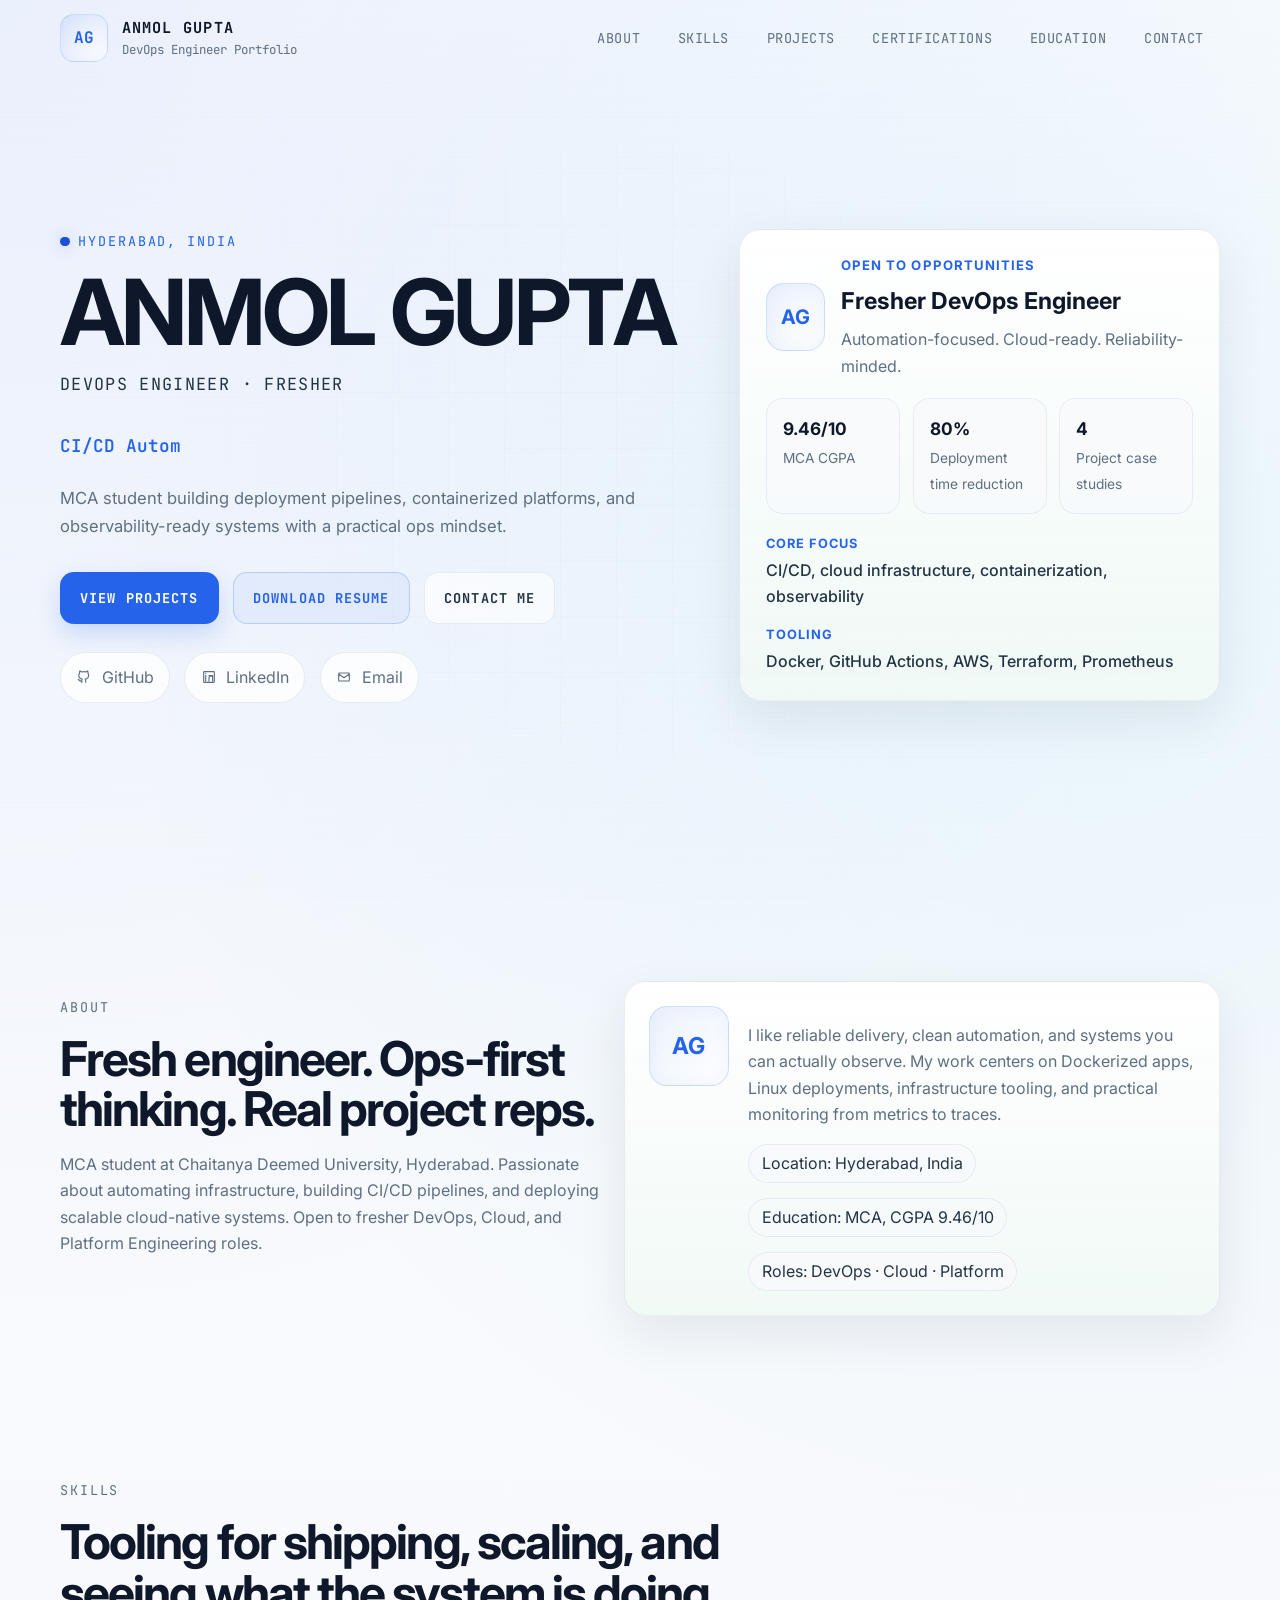
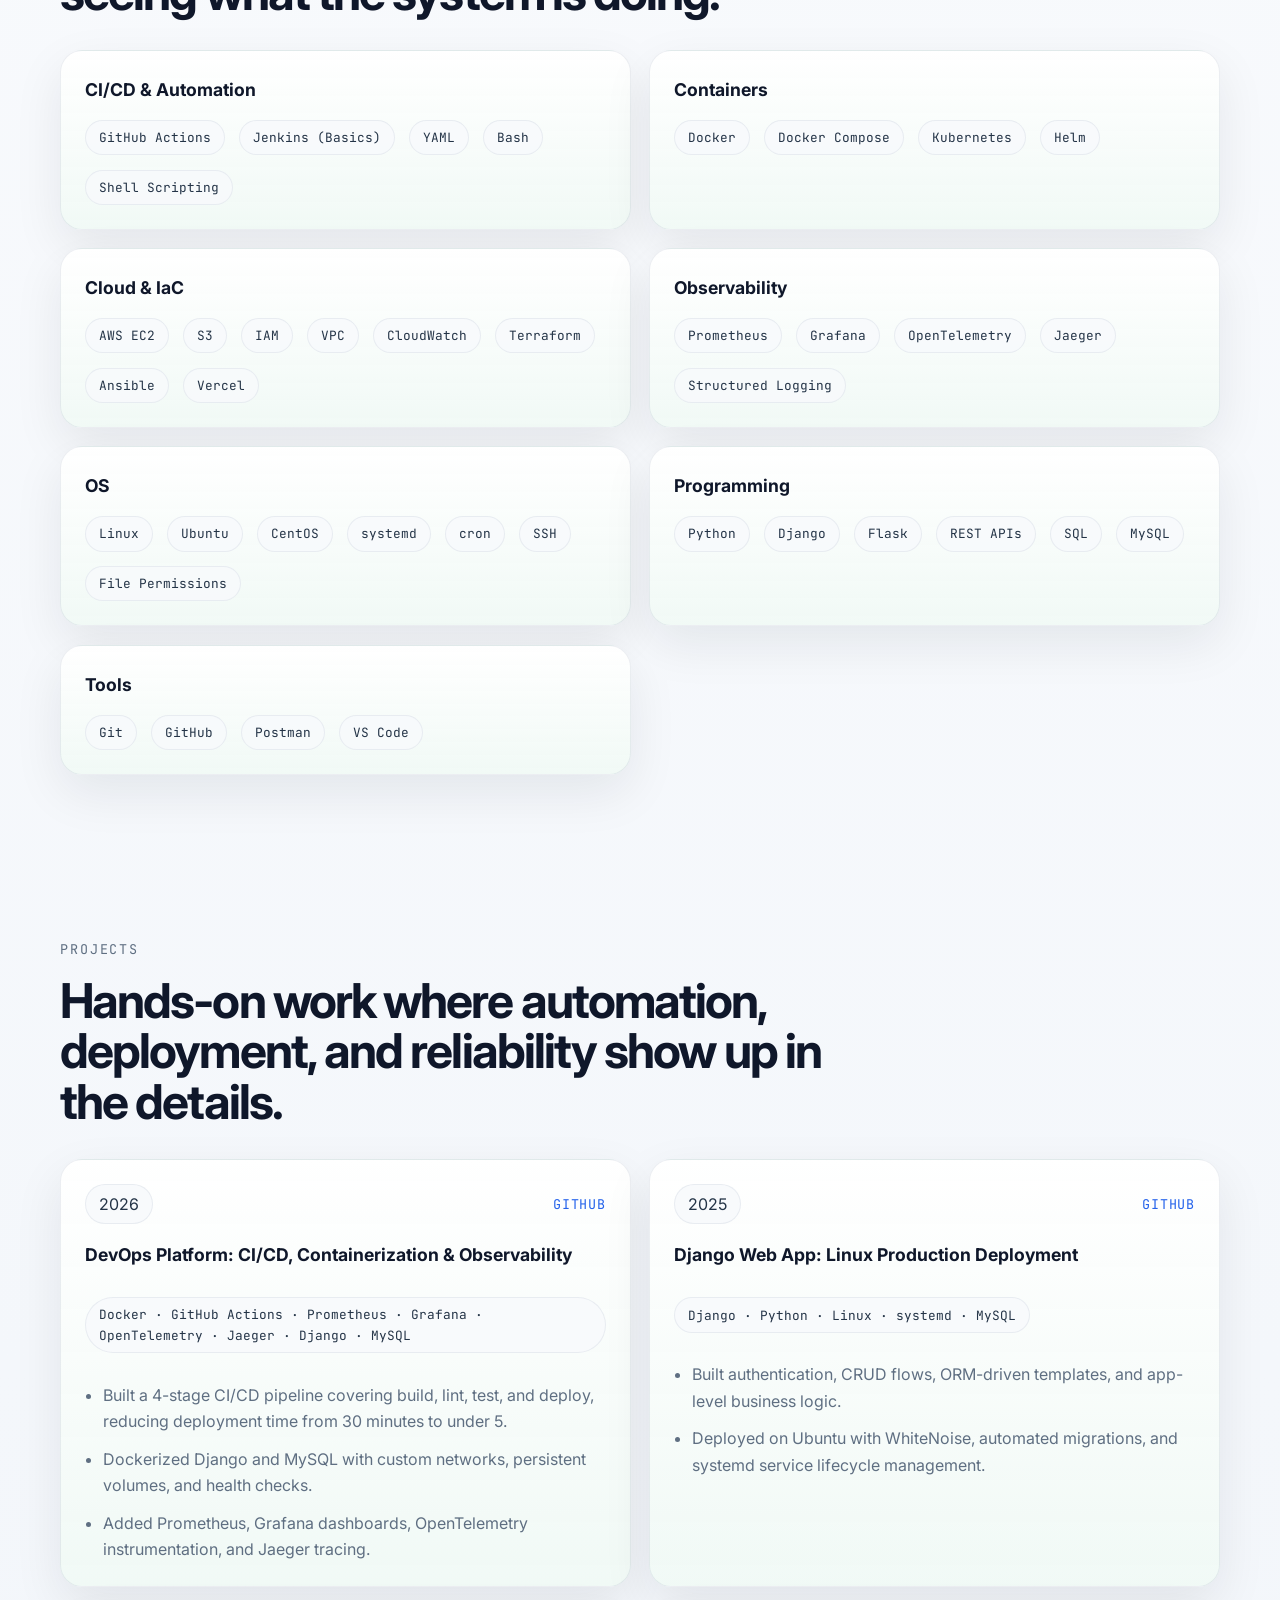
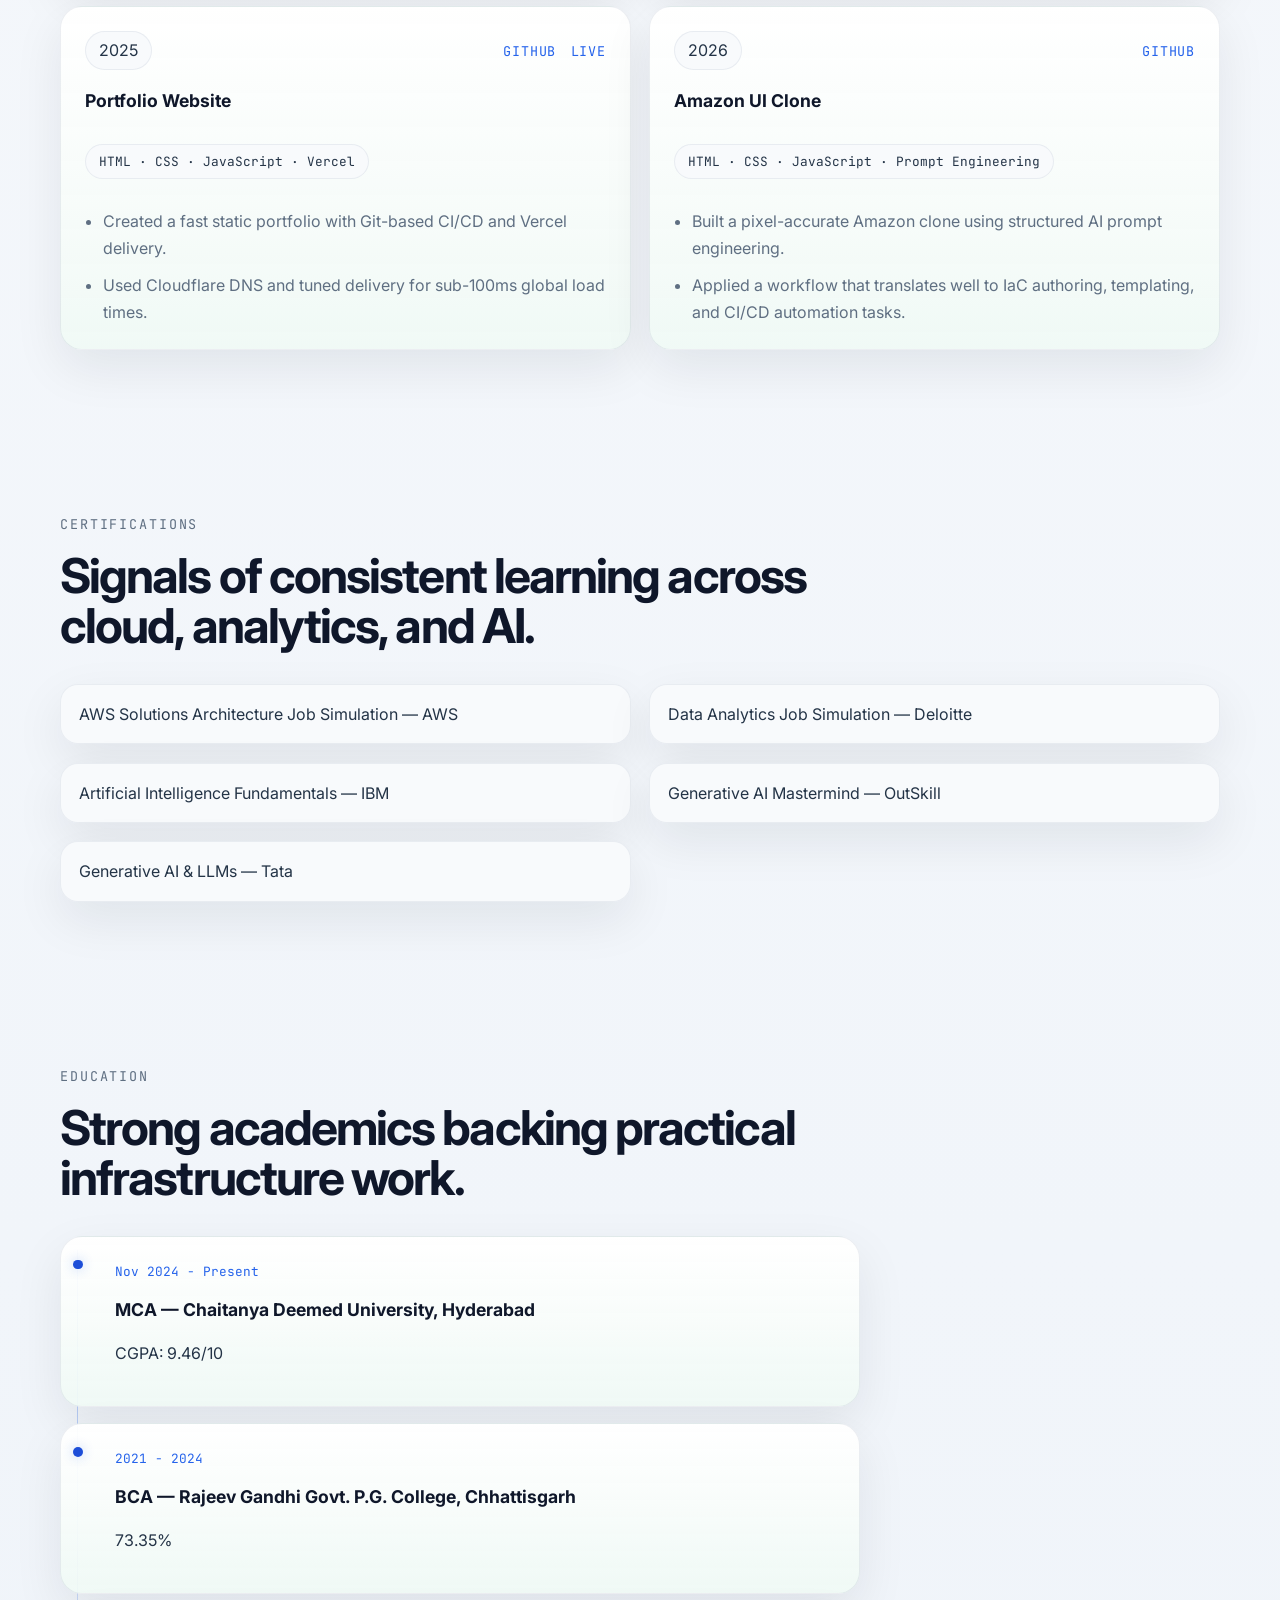
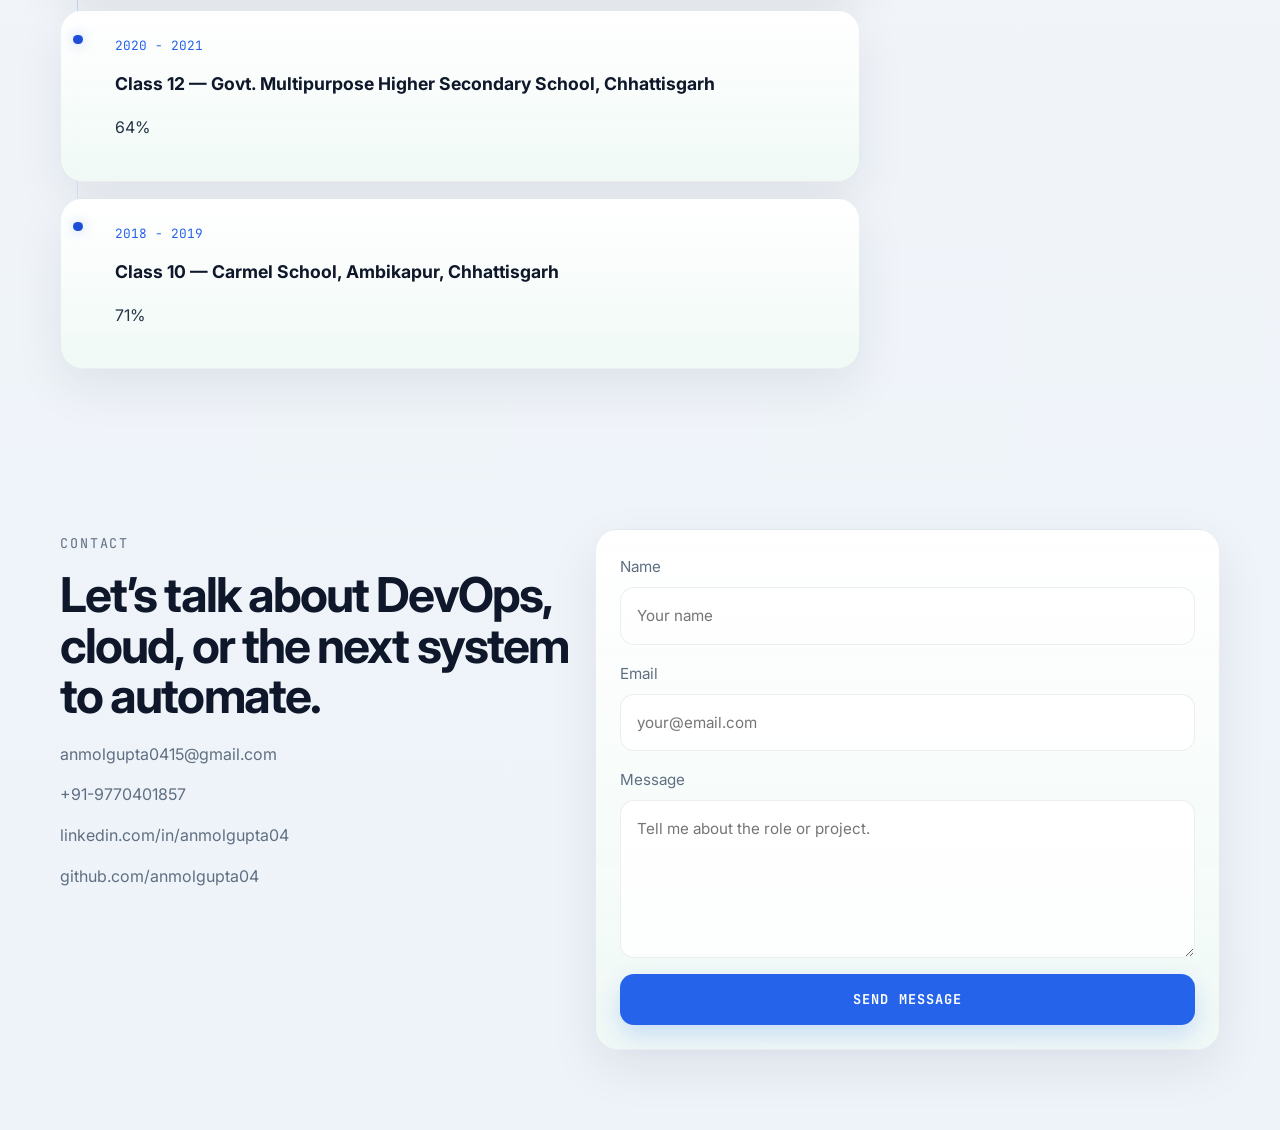
<file: index.html>
<!DOCTYPE html>
<html lang="en">
<head>
  <meta charset="UTF-8">
  <meta name="viewport" content="width=device-width, initial-scale=1.0">
  <title>Anmol Gupta | DevOps Engineer</title>
  <meta
    name="description"
    content="Professional portfolio of Anmol Gupta, fresher DevOps Engineer and MCA student building CI/CD pipelines, cloud infrastructure, and observability systems."
  >
  <meta name="theme-color" content="#f7f9fc">
  <meta property="og:title" content="Anmol Gupta | DevOps Engineer">
  <meta
    property="og:description"
    content="A clean professional portfolio focused on DevOps, cloud, containers, and observability."
  >
  <meta property="og:type" content="website">
  <link rel="preconnect" href="https://fonts.googleapis.com">
  <link rel="preconnect" href="https://fonts.gstatic.com" crossorigin>
  <link
    href="https://fonts.googleapis.com/css2?family=Inter:wght@400;500;600;700;800&family=JetBrains+Mono:wght@400;500;700;800&display=swap"
    rel="stylesheet"
  >
  <link rel="stylesheet" href="style.css">
</head>
<body>
  <div class="site-shell">
    <header class="site-header" id="siteHeader">
      <div class="container nav-bar">
        <a class="brand" href="#home" aria-label="Anmol Gupta home">
          <span class="brand-mark">AG</span>
          <span class="brand-copy">
            <strong>ANMOL GUPTA</strong>
            <span>DevOps Engineer Portfolio</span>
          </span>
        </a>

        <button
          class="nav-toggle"
          id="navToggle"
          type="button"
          aria-label="Toggle navigation"
          aria-expanded="false"
          aria-controls="navMenu"
        >
          <span></span>
          <span></span>
          <span></span>
        </button>

        <nav class="nav-menu" id="navMenu" aria-label="Primary navigation">
          <a href="#about">About</a>
          <a href="#skills">Skills</a>
          <a href="#projects">Projects</a>
          <a href="#certifications">Certifications</a>
          <a href="#education">Education</a>
          <a href="#contact">Contact</a>
        </nav>
      </div>
    </header>

    <main id="home">
      <section class="hero section" id="hero">
        <div class="container hero-layout">
          <div class="hero-copy" data-reveal>
            <p class="section-label">
              <span class="status-dot" aria-hidden="true"></span>
              Hyderabad, India
            </p>
            <h1>ANMOL GUPTA</h1>
            <p class="hero-title">DevOps Engineer &middot; Fresher</p>
            <p class="hero-typewriter">
              <span id="typewriterText">CI/CD Automation</span>
            </p>
            <p class="hero-summary">
              MCA student building deployment pipelines, containerized platforms,
              and observability-ready systems with a practical ops mindset.
            </p>

            <div class="hero-actions">
              <a class="btn btn-primary" href="#projects">View Projects</a>
              <a class="btn btn-secondary" href="./Anmolgupta.pdf" download="Anmol_Gupta_CV.pdf">Download Resume</a>
              <a class="btn btn-ghost" href="#contact">Contact Me</a>
            </div>

            <div class="social-links" aria-label="Social links">
              <a href="https://github.com/anmolgupta04" target="_blank" rel="noopener noreferrer" aria-label="GitHub">
                <svg viewBox="0 0 24 24" fill="none" aria-hidden="true">
                  <path d="M9 18c-4 1.2-4-2-5.5-2.4M14.5 20v-3a2.6 2.6 0 0 0-.76-2.04c2.54-.28 5.21-1.25 5.21-5.66a4.42 4.42 0 0 0-1.2-3.06 4.1 4.1 0 0 0-.07-3.02s-.98-.31-3.18 1.18a11.05 11.05 0 0 0-5.8 0C6.5 2.91 5.52 3.22 5.52 3.22a4.1 4.1 0 0 0-.07 3.02 4.42 4.42 0 0 0-1.2 3.06c0 4.4 2.67 5.38 5.2 5.66A2.6 2.6 0 0 0 8.7 17v3" stroke="currentColor" stroke-width="1.7" stroke-linecap="round" stroke-linejoin="round"></path>
                </svg>
                <span>GitHub</span>
              </a>
              <a href="https://www.linkedin.com/in/anmolgupta04" target="_blank" rel="noopener noreferrer" aria-label="LinkedIn">
                <svg viewBox="0 0 24 24" fill="none" aria-hidden="true">
                  <path d="M7 9.5V18M7 6.5v.01M12 18v-4.8a2.7 2.7 0 0 1 5.4 0V18M12 10h5.4V18M4.8 4h14.4A.8.8 0 0 1 20 4.8v14.4a.8.8 0 0 1-.8.8H4.8a.8.8 0 0 1-.8-.8V4.8a.8.8 0 0 1 .8-.8Z" stroke="currentColor" stroke-width="1.7" stroke-linecap="round" stroke-linejoin="round"></path>
                </svg>
                <span>LinkedIn</span>
              </a>
              <a href="mailto:anmolgupta0415@gmail.com" aria-label="Email">
                <svg viewBox="0 0 24 24" fill="none" aria-hidden="true">
                  <path d="M4 7.5 12 13l8-5.5M5.2 6h13.6A1.2 1.2 0 0 1 20 7.2v9.6a1.2 1.2 0 0 1-1.2 1.2H5.2A1.2 1.2 0 0 1 4 16.8V7.2A1.2 1.2 0 0 1 5.2 6Z" stroke="currentColor" stroke-width="1.7" stroke-linecap="round" stroke-linejoin="round"></path>
                </svg>
                <span>Email</span>
              </a>
            </div>
          </div>

          <aside class="panel profile-card" data-reveal>
            <div class="profile-card-head">
              <div class="avatar large">AG</div>
              <div>
                <p class="profile-kicker">Open to opportunities</p>
                <h2>Fresher DevOps Engineer</h2>
                <p class="profile-subtitle">Automation-focused. Cloud-ready. Reliability-minded.</p>
              </div>
            </div>

            <div class="profile-highlights">
              <div class="profile-stat">
                <strong>9.46/10</strong>
                <span>MCA CGPA</span>
              </div>
              <div class="profile-stat">
                <strong>80%</strong>
                <span>Deployment time reduction</span>
              </div>
              <div class="profile-stat">
                <strong>4</strong>
                <span>Project case studies</span>
              </div>
            </div>

            <div class="profile-list">
              <div>
                <span>Core focus</span>
                <strong>CI/CD, cloud infrastructure, containerization, observability</strong>
              </div>
              <div>
                <span>Tooling</span>
                <strong>Docker, GitHub Actions, AWS, Terraform, Prometheus</strong>
              </div>
            </div>
          </aside>
        </div>
      </section>

      <section class="section" id="about">
        <div class="container section-grid">
          <div class="section-heading" data-reveal>
            <p class="section-label">About</p>
            <h2>Fresh engineer. Ops-first thinking. Real project reps.</h2>
            <p>
              MCA student at Chaitanya Deemed University, Hyderabad. Passionate about
              automating infrastructure, building CI/CD pipelines, and deploying scalable
              cloud-native systems. Open to fresher DevOps, Cloud, and Platform Engineering roles.
            </p>
          </div>

          <div class="about-panel panel" data-reveal>
            <div class="avatar">AG</div>
            <div>
              <p>
                I like reliable delivery, clean automation, and systems you can actually observe.
                My work centers on Dockerized apps, Linux deployments, infrastructure tooling,
                and practical monitoring from metrics to traces.
              </p>
              <div class="about-meta">
                <span>Location: Hyderabad, India</span>
                <span>Education: MCA, CGPA 9.46/10</span>
                <span>Roles: DevOps &middot; Cloud &middot; Platform</span>
              </div>
            </div>
          </div>
        </div>
      </section>

      <section class="section" id="skills">
        <div class="container">
          <div class="section-heading" data-reveal>
            <p class="section-label">Skills</p>
            <h2>Tooling for shipping, scaling, and seeing what the system is doing.</h2>
          </div>

          <div class="skills-grid">
            <article class="panel skill-card" data-reveal>
              <h3>CI/CD &amp; Automation</h3>
              <div class="badge-list">
                <span>GitHub Actions</span>
                <span>Jenkins (Basics)</span>
                <span>YAML</span>
                <span>Bash</span>
                <span>Shell Scripting</span>
              </div>
            </article>
            <article class="panel skill-card" data-reveal>
              <h3>Containers</h3>
              <div class="badge-list">
                <span>Docker</span>
                <span>Docker Compose</span>
                <span>Kubernetes</span>
                <span>Helm</span>
              </div>
            </article>
            <article class="panel skill-card" data-reveal>
              <h3>Cloud &amp; IaC</h3>
              <div class="badge-list">
                <span>AWS EC2</span>
                <span>S3</span>
                <span>IAM</span>
                <span>VPC</span>
                <span>CloudWatch</span>
                <span>Terraform</span>
                <span>Ansible</span>
                <span>Vercel</span>
              </div>
            </article>
            <article class="panel skill-card" data-reveal>
              <h3>Observability</h3>
              <div class="badge-list">
                <span>Prometheus</span>
                <span>Grafana</span>
                <span>OpenTelemetry</span>
                <span>Jaeger</span>
                <span>Structured Logging</span>
              </div>
            </article>
            <article class="panel skill-card" data-reveal>
              <h3>OS</h3>
              <div class="badge-list">
                <span>Linux</span>
                <span>Ubuntu</span>
                <span>CentOS</span>
                <span>systemd</span>
                <span>cron</span>
                <span>SSH</span>
                <span>File Permissions</span>
              </div>
            </article>
            <article class="panel skill-card" data-reveal>
              <h3>Programming</h3>
              <div class="badge-list">
                <span>Python</span>
                <span>Django</span>
                <span>Flask</span>
                <span>REST APIs</span>
                <span>SQL</span>
                <span>MySQL</span>
              </div>
            </article>
            <article class="panel skill-card" data-reveal>
              <h3>Tools</h3>
              <div class="badge-list">
                <span>Git</span>
                <span>GitHub</span>
                <span>Postman</span>
                <span>VS Code</span>
              </div>
            </article>
          </div>
        </div>
      </section>

      <section class="section" id="projects">
        <div class="container">
          <div class="section-heading" data-reveal>
            <p class="section-label">Projects</p>
            <h2>Hands-on work where automation, deployment, and reliability show up in the details.</h2>
          </div>

          <div class="projects-grid">
            <article class="panel project-card" data-reveal>
              <div class="card-head">
                <span class="project-year">2026</span>
                <a href="https://github.com/anmolgupta04/Cloud-Task-Manager" target="_blank" rel="noopener noreferrer">GitHub</a>
              </div>
              <h3>DevOps Platform: CI/CD, Containerization &amp; Observability</h3>
              <p class="tech-stack">Docker &middot; GitHub Actions &middot; Prometheus &middot; Grafana &middot; OpenTelemetry &middot; Jaeger &middot; Django &middot; MySQL</p>
              <ul>
                <li>Built a 4-stage CI/CD pipeline covering build, lint, test, and deploy, reducing deployment time from 30 minutes to under 5.</li>
                <li>Dockerized Django and MySQL with custom networks, persistent volumes, and health checks.</li>
                <li>Added Prometheus, Grafana dashboards, OpenTelemetry instrumentation, and Jaeger tracing.</li>
              </ul>
            </article>

            <article class="panel project-card" data-reveal>
              <div class="card-head">
                <span class="project-year">2025</span>
                <a href="https://github.com/anmolgupta04/Blog-Project" target="_blank" rel="noopener noreferrer">GitHub</a>
              </div>
              <h3>Django Web App: Linux Production Deployment</h3>
              <p class="tech-stack">Django &middot; Python &middot; Linux &middot; systemd &middot; MySQL</p>
              <ul>
                <li>Built authentication, CRUD flows, ORM-driven templates, and app-level business logic.</li>
                <li>Deployed on Ubuntu with WhiteNoise, automated migrations, and systemd service lifecycle management.</li>
              </ul>
            </article>

            <article class="panel project-card" data-reveal>
              <div class="card-head">
                <span class="project-year">2025</span>
                <div class="project-links">
                  <a href="https://github.com/anmolgupta04/portFolio" target="_blank" rel="noopener noreferrer">GitHub</a>
                  <a href="https://port-folio-73ka.vercel.app" target="_blank" rel="noopener noreferrer">Live</a>
                </div>
              </div>
              <h3>Portfolio Website</h3>
              <p class="tech-stack">HTML &middot; CSS &middot; JavaScript &middot; Vercel</p>
              <ul>
                <li>Created a fast static portfolio with Git-based CI/CD and Vercel delivery.</li>
                <li>Used Cloudflare DNS and tuned delivery for sub-100ms global load times.</li>
              </ul>
            </article>

            <article class="panel project-card" data-reveal>
              <div class="card-head">
                <span class="project-year">2026</span>
                <a href="https://github.com/anmolgupta04/AmazonClone" target="_blank" rel="noopener noreferrer">GitHub</a>
              </div>
              <h3>Amazon UI Clone</h3>
              <p class="tech-stack">HTML &middot; CSS &middot; JavaScript &middot; Prompt Engineering</p>
              <ul>
                <li>Built a pixel-accurate Amazon clone using structured AI prompt engineering.</li>
                <li>Applied a workflow that translates well to IaC authoring, templating, and CI/CD automation tasks.</li>
              </ul>
            </article>
          </div>
        </div>
      </section>

      <section class="section" id="certifications">
        <div class="container">
          <div class="section-heading" data-reveal>
            <p class="section-label">Certifications</p>
            <h2>Signals of consistent learning across cloud, analytics, and AI.</h2>
          </div>

          <div class="cert-grid">
            <a class="panel cert-item" data-reveal href="https://github.com/anmolgupta04/certificate/blob/main/AWS_completion_certificate.pdf" target="_blank" rel="noopener noreferrer">AWS Solutions Architecture Job Simulation &mdash; AWS</a>
            <a class="panel cert-item" data-reveal href="https://github.com/anmolgupta04/certificate/blob/main/Deloitte.pdf" target="_blank" rel="noopener noreferrer">Data Analytics Job Simulation &mdash; Deloitte</a>
            <a class="panel cert-item" data-reveal href="https://github.com/anmolgupta04/certificate/blob/main/IBMDesign20251202-32-1a296s.pdf" target="_blank" rel="noopener noreferrer">Artificial Intelligence Fundamentals &mdash; IBM</a>
            <a class="panel cert-item" data-reveal href="https://github.com/anmolgupta04/certificate/blob/main/out%20skill.pdf" target="_blank" rel="noopener noreferrer">Generative AI Mastermind &mdash; OutSkill</a>
            <a class="panel cert-item" data-reveal href="https://github.com/anmolgupta04/certificate/blob/main/TATA_completion_certificate.pdf" target="_blank" rel="noopener noreferrer">Generative AI &amp; LLMs &mdash; Tata</a>
          </div>
        </div>
      </section>

      <section class="section" id="education">
        <div class="container">
          <div class="section-heading" data-reveal>
            <p class="section-label">Education</p>
            <h2>Strong academics backing practical infrastructure work.</h2>
          </div>

          <div class="timeline">
            <article class="panel timeline-item" data-reveal>
              <span class="timeline-dot" aria-hidden="true"></span>
              <p class="timeline-date">Nov 2024 - Present</p>
              <h3>MCA &mdash; Chaitanya Deemed University, Hyderabad</h3>
              <p>CGPA: 9.46/10</p>
            </article>
            <article class="panel timeline-item" data-reveal>
              <span class="timeline-dot" aria-hidden="true"></span>
              <p class="timeline-date">2021 - 2024</p>
              <h3>BCA &mdash; Rajeev Gandhi Govt. P.G. College, Chhattisgarh</h3>
              <p>73.35%</p>
            </article>
            <article class="panel timeline-item" data-reveal>
              <span class="timeline-dot" aria-hidden="true"></span>
              <p class="timeline-date">2020 - 2021</p>
              <h3>Class 12 &mdash; Govt. Multipurpose Higher Secondary School, Chhattisgarh</h3>
              <p>64%</p>
            </article>
            <article class="panel timeline-item" data-reveal>
              <span class="timeline-dot" aria-hidden="true"></span>
              <p class="timeline-date">2018 - 2019</p>
              <h3>Class 10 &mdash; Carmel School, Ambikapur, Chhattisgarh</h3>
              <p>71%</p>
            </article>
          </div>
        </div>
      </section>

      <section class="section" id="contact">
        <div class="container contact-grid">
          <div class="section-heading" data-reveal>
            <p class="section-label">Contact</p>
            <h2>Let&rsquo;s talk about DevOps, cloud, or the next system to automate.</h2>
            <div class="contact-list">
              <a href="mailto:anmolgupta0415@gmail.com">anmolgupta0415@gmail.com</a>
              <a href="tel:+919770401857">+91-9770401857</a>
              <a href="https://www.linkedin.com/in/anmolgupta04" target="_blank" rel="noopener noreferrer">linkedin.com/in/anmolgupta04</a>
              <a href="https://github.com/anmolgupta04" target="_blank" rel="noopener noreferrer">github.com/anmolgupta04</a>
            </div>
          </div>

          <form
            class="panel contact-form"
            data-reveal
            action="mailto:anmolgupta0415@gmail.com"
            method="post"
            enctype="text/plain"
          >
            <label>
              Name
              <input type="text" name="name" placeholder="Your name" required>
            </label>
            <label>
              Email
              <input type="email" name="email" placeholder="your@email.com" required>
            </label>
            <label>
              Message
              <textarea name="message" rows="5" placeholder="Tell me about the role or project." required></textarea>
            </label>
            <button class="btn btn-primary" type="submit">Send Message</button>
          </form>
        </div>
      </section>
    </main>
  </div>

  <script src="script.js"></script>
</body>
</html>
</file>
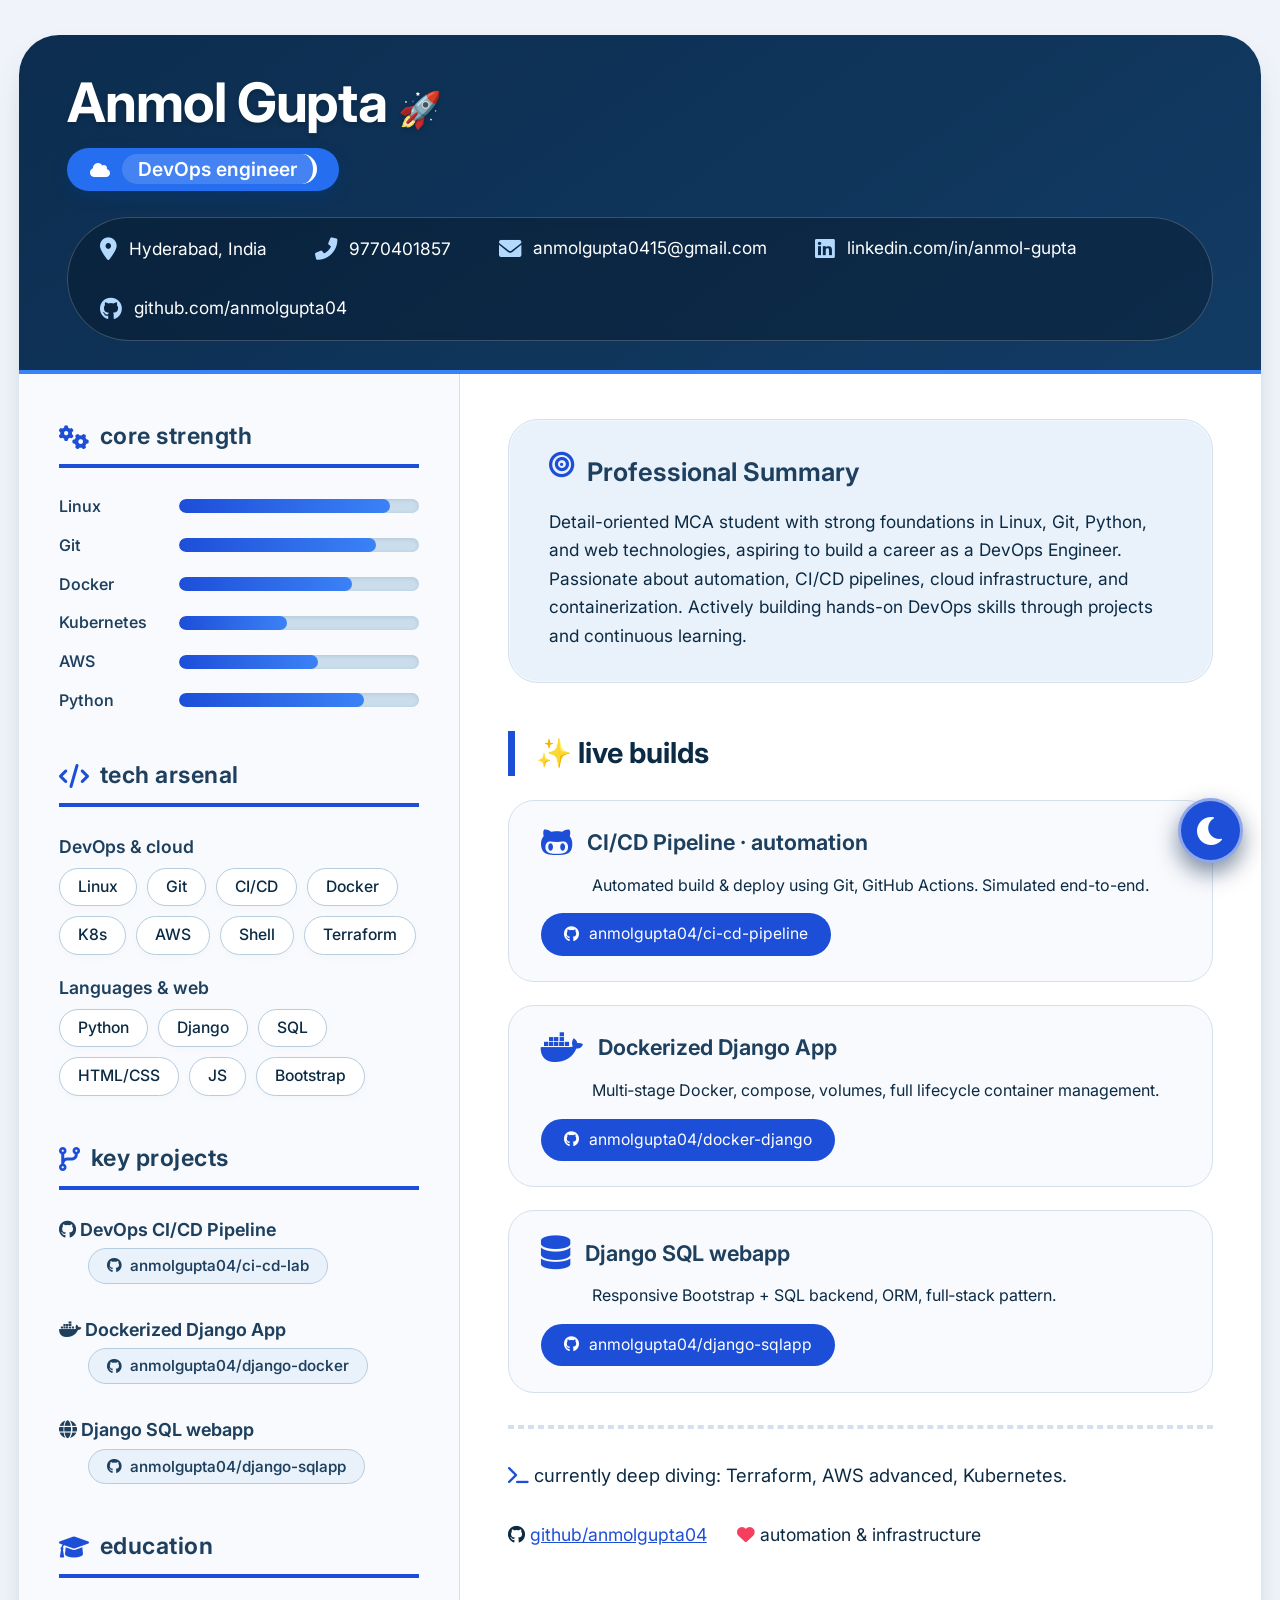
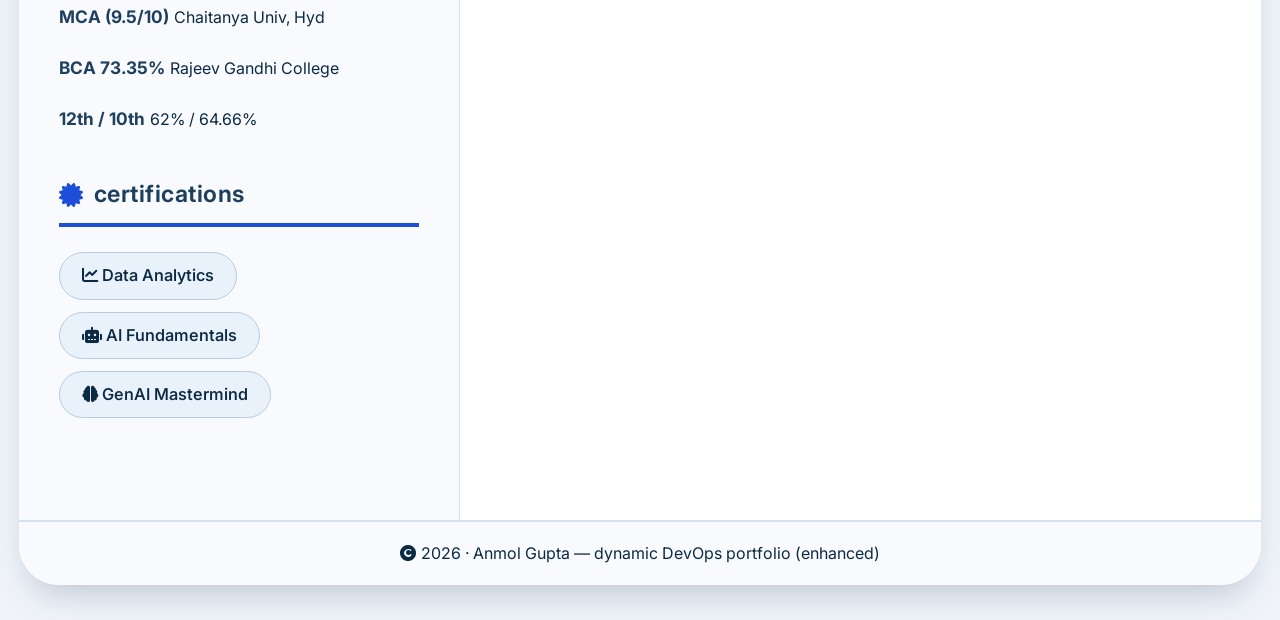
<file: Portfolio.html>
<!DOCTYPE html>
<html lang="en">
<head>
  <meta charset="UTF-8">
  <meta name="viewport" content="width=device-width, initial-scale=1.0">
  <title>Anmol Gupta · refined DevOps portfolio</title>
  
  <link rel="stylesheet" href="https://cdnjs.cloudflare.com/ajax/libs/font-awesome/6.0.0-beta3/css/all.min.css">
  <!-- Google Fonts: Inter (base) + JetBrains Mono for accents -->
  <link rel="preconnect" href="https://fonts.googleapis.com">
  <link rel="preconnect" href="https://fonts.gstatic.com" crossorigin>
  <link href="https://fonts.googleapis.com/css2?family=Inter:opsz,wght@14..32,400;14..32,500;14..32,600;14..32,700&family=JetBrains+Mono:wght@400;500&display=swap" rel="stylesheet">
  <link rel="stylesheet" href="portfolio.css">

</head>
<body>
  <div class="theme-toggle" id="themeToggle">
    <i class="fas fa-moon" id="themeIcon"></i>
  </div>

  <div class="container">
    <!-- header with bigger fonts -->
    <div class="header-top">
      <div class="name-title">
        <h1>Anmol Gupta <span style="font-size: 2.2rem;">🚀</span></h1>
        <span class="badge"><i class="fas fa-cloud"></i> <span id="typed-role"></span></span>
      </div>
      <div class="contact-row">
        <div class="contact-item"><i class="fas fa-map-marker-alt"></i> Hyderabad, India</div>
        <div class="contact-item"><i class="fas fa-phone-alt"></i> 9770401857</div>
        <div class="contact-item"><i class="fas fa-envelope"></i> <a href="mailto:anmolgupta0415@gmail.com">anmolgupta0415@gmail.com</a></div>
        <div class="contact-item"><i class="fab fa-linkedin"></i> <a href="https://linkedin.com/in/anmol-gupta">linkedin.com/in/anmol-gupta</a></div>
        <div class="contact-item"><i class="fab fa-github"></i> <a href="https://github.com/anmolgupta04">github.com/anmolgupta04</a></div>
      </div>
    </div>

    <div class="main-content">
      <!-- left sidebar (larger text) -->
      <div class="sidebar">
        <!-- progress skills (dynamic) -->
        <div class="section fade-up">
          <h2><i class="fas fa-cogs"></i> core strength</h2>
          <div class="skill-progress">
            <div class="progress-item"><span>Linux</span><div class="bar-bg"><div class="bar-fill" data-width="88"></div></div></div>
            <div class="progress-item"><span>Git</span><div class="bar-bg"><div class="bar-fill" data-width="82"></div></div></div>
            <div class="progress-item"><span>Docker</span><div class="bar-bg"><div class="bar-fill" data-width="72"></div></div></div>
            <div class="progress-item"><span>Kubernetes</span><div class="bar-bg"><div class="bar-fill" data-width="45"></div></div></div>
            <div class="progress-item"><span>AWS</span><div class="bar-bg"><div class="bar-fill" data-width="58"></div></div></div>
            <div class="progress-item"><span>Python</span><div class="bar-bg"><div class="bar-fill" data-width="77"></div></div></div>
          </div>
        </div>

        <div class="section fade-up">
          <h2><i class="fas fa-code"></i> tech arsenal</h2>
          <div class="skill-block">
            <p>DevOps & cloud</p>
            <div class="skill-tags">
              <span>Linux</span><span>Git</span><span>CI/CD</span><span>Docker</span><span>K8s</span><span>AWS</span><span>Shell</span><span>Terraform</span>
            </div>
          </div>
          <div class="skill-block">
            <p>Languages & web</p>
            <div class="skill-tags">
              <span>Python</span><span>Django</span><span>SQL</span><span>HTML/CSS</span><span>JS</span><span>Bootstrap</span>
            </div>
          </div>
        </div>

        <div class="section fade-up">
          <h2><i class="fas fa-code-branch"></i> key projects</h2>
          <div class="project-item">
            <p><i class="fab fa-github"></i> DevOps CI/CD Pipeline</p>
            <div class="github-link"><a href="https://github.com/anmolgupta04/ci-cd-lab"><i class="fab fa-github"></i> anmolgupta04/ci-cd-lab</a></div>
          </div>
          <div class="project-item">
            <p><i class="fab fa-docker"></i> Dockerized Django App</p>
            <div class="github-link"><a href="https://github.com/anmolgupta04/django-docker"><i class="fab fa-github"></i> anmolgupta04/django-docker</a></div>
          </div>
          <div class="project-item">
            <p><i class="fas fa-globe"></i> Django SQL webapp</p>
            <div class="github-link"><a href="https://github.com/anmolgupta04/django-sqlapp"><i class="fab fa-github"></i> anmolgupta04/django-sqlapp</a></div>
          </div>
        </div>

        <div class="section fade-up">
          <h2><i class="fas fa-graduation-cap"></i> education</h2>
          <div class="edu-item"><span class="degree">MCA (9.5/10)</span> <span class="school">Chaitanya Univ, Hyd</span></div>
          <div class="edu-item"><span class="degree">BCA 73.35%</span> <span class="school">Rajeev Gandhi College</span></div>
          <div class="edu-item"><span class="degree">12th / 10th</span> <span class="school">62% / 64.66%</span></div>
        </div>

        <div class="section fade-up">
          <h2><i class="fas fa-certificate"></i> certifications</h2>
          <div class="cert-badge"><i class="fas fa-chart-line"></i> Data Analytics</div>
          <div class="cert-badge"><i class="fas fa-robot"></i> AI Fundamentals</div>
          <div class="cert-badge"><i class="fas fa-brain"></i> GenAI Mastermind</div>
        </div>
      </div>

      <!-- right panel larger & polished -->
      <div class="right-panel">
        <div class="summary fade-up">
          <h3><i class="fas fa-bullseye" style="color: var(--accent-primary);"></i> Professional Summary</h3>
          <p>Detail-oriented MCA student with strong foundations in Linux, Git, Python, and web technologies, aspiring to build a career as a DevOps Engineer. Passionate about automation, CI/CD pipelines, cloud infrastructure, and containerization. Actively building hands-on DevOps skills through projects and continuous learning.</p>
        </div>

        <div class="project-grid">
          <h3 class="fade-up" style="font-size: 1.8rem; margin-bottom: 1.5rem; border-left: 7px solid var(--accent-primary); padding-left: 1.3rem;">✨ live builds</h3>
          <div class="cards">
            <div class="repo-card fade-up">
              <div class="repo-title"><i class="fab fa-github-alt"></i> <strong>CI/CD Pipeline · automation</strong></div>
              <div class="repo-desc">Automated build & deploy using Git, GitHub Actions. Simulated end-to-end.</div>
              <div class="repo-link"><a href="https://github.com/anmolgupta04/ci-cd-pipeline"><i class="fab fa-github"></i> anmolgupta04/ci-cd-pipeline</a></div>
            </div>
            <div class="repo-card fade-up">
              <div class="repo-title"><i class="fab fa-docker"></i> <strong>Dockerized Django App</strong></div>
              <div class="repo-desc">Multi‑stage Docker, compose, volumes, full lifecycle container management.</div>
              <div class="repo-link"><a href="https://github.com/anmolgupta04/docker-django"><i class="fab fa-github"></i> anmolgupta04/docker-django</a></div>
            </div>
            <div class="repo-card fade-up">
              <div class="repo-title"><i class="fas fa-database"></i> <strong>Django SQL webapp</strong></div>
              <div class="repo-desc">Responsive Bootstrap + SQL backend, ORM, full‑stack pattern.</div>
              <div class="repo-link"><a href="https://github.com/anmolgupta04/django-sqlapp"><i class="fab fa-github"></i> anmolgupta04/django-sqlapp</a></div>
            </div>
          </div>
        </div>

        <hr>
        <div class="fade-up" style="font-size: 1.15rem;">
          <i class="fas fa-terminal" style="color: var(--accent-primary);"></i> currently deep diving: Terraform, AWS advanced, Kubernetes.
        </div>
        <div style="margin-top: 2rem; display: flex; gap: 30px; font-size: 1.1rem;">
          <span><i class="fab fa-github"></i> <a href="https://github.com/anmolgupta04" style="color: var(--accent-primary);">github/anmolgupta04</a></span>
          <span><i class="fas fa-heart" style="color:#f43f5e;"></i> automation & infrastructure</span>
        </div>
      </div>
    </div>
    <div style="background: var(--sidebar-bg); padding: 1.2rem; text-align: center; border-top: 2px solid var(--border-subtle); font-size: 1rem;">
      <i class="fas fa-copyright"></i> 2026 · Anmol Gupta — dynamic DevOps portfolio (enhanced)
    </div>
  </div>
  <script src="portfolio.js"></script>
</body>
</html>
</file>
<file: style.css>
:root {
  --bg: #f7f9fc;
  --bg-soft: #eef3f9;
  --panel: rgba(255, 255, 255, 0.88);
  --panel-strong: rgba(255, 255, 255, 0.96);
  --panel-border: rgba(59, 130, 246, 0.14);
  --text: #243447;
  --text-soft: #5f6f82;
  --heading: #0f172a;
  --accent: #2563eb;
  --accent-strong: #1d4ed8;
  --accent-soft: rgba(37, 99, 235, 0.1);
  --danger: #e85d75;
  --shadow: 0 18px 50px rgba(15, 23, 42, 0.08);
  --radius: 22px;
  --container: 1160px;
  --header-height: 76px;
}

* {
  box-sizing: border-box;
}

html {
  scroll-behavior: smooth;
}

body {
  margin: 0;
  min-width: 320px;
  font-family: "Inter", system-ui, sans-serif;
  color: var(--text);
  background:
    radial-gradient(circle at top left, rgba(37, 99, 235, 0.08), transparent 22%),
    radial-gradient(circle at 85% 10%, rgba(14, 165, 233, 0.07), transparent 18%),
    linear-gradient(180deg, #fbfcfe 0%, #f4f7fb 50%, #eef3f9 100%);
  line-height: 1.65;
  overflow-x: hidden;
}

body::before {
  content: "";
  position: fixed;
  inset: 0;
  background-image:
    linear-gradient(rgba(148, 163, 184, 0.08) 1px, transparent 1px),
    linear-gradient(90deg, rgba(148, 163, 184, 0.08) 1px, transparent 1px);
  background-size: 56px 56px;
  mask-image: radial-gradient(circle at center, rgba(0, 0, 0, 0.92), transparent 82%);
  pointer-events: none;
  opacity: 0.4;
  z-index: -2;
}

body::after {
  content: "";
  position: fixed;
  inset: 0;
  background:
    linear-gradient(transparent 0, rgba(15, 23, 42, 0.04) 50%, transparent 100%);
  background-size: 100% 5px;
  opacity: 0.06;
  pointer-events: none;
  z-index: -1;
}

a {
  color: inherit;
  text-decoration: none;
}

button,
input,
textarea {
  font: inherit;
}

svg {
  display: block;
}

.container {
  width: min(var(--container), calc(100% - 1.5rem));
  margin: 0 auto;
}

.section {
  padding: 5rem 0;
  scroll-margin-top: calc(var(--header-height) + 16px);
}

.site-header {
  position: sticky;
  top: 0;
  z-index: 100;
  min-height: var(--header-height);
  border-bottom: 1px solid transparent;
  transition: background 180ms ease, border-color 180ms ease, backdrop-filter 180ms ease;
}

.site-header.is-scrolled {
  background: rgba(255, 255, 255, 0.82);
  border-color: rgba(148, 163, 184, 0.18);
  backdrop-filter: blur(18px);
}

.nav-bar {
  display: flex;
  align-items: center;
  justify-content: space-between;
  gap: 1rem;
  min-height: var(--header-height);
}

.brand,
.hero-command,
.section-label,
.hero-title,
.hero-typewriter,
.terminal-body,
.nav-menu a,
.btn,
.badge-list span,
.tech-stack,
.timeline-date {
  font-family: "JetBrains Mono", monospace;
}

.brand {
  display: inline-flex;
  align-items: center;
  gap: 0.85rem;
}

.brand-mark,
.avatar {
  display: grid;
  place-items: center;
  width: 3rem;
  height: 3rem;
  border: 1px solid rgba(37, 99, 235, 0.18);
  border-radius: 14px;
  color: var(--accent);
  background: linear-gradient(135deg, rgba(37, 99, 235, 0.08), rgba(255, 255, 255, 0.98));
  box-shadow: inset 0 0 18px rgba(37, 99, 235, 0.06);
  font-weight: 700;
}

.brand-copy {
  display: flex;
  flex-direction: column;
}

.brand-copy strong {
  font-size: 0.95rem;
  color: var(--heading);
  letter-spacing: 0.08em;
}

.brand-copy span {
  color: var(--text-soft);
  font-size: 0.78rem;
}

.nav-toggle {
  display: inline-flex;
  flex-direction: column;
  justify-content: center;
  gap: 0.28rem;
  width: 2.9rem;
  height: 2.9rem;
  border: 1px solid rgba(148, 163, 184, 0.18);
  border-radius: 14px;
  background: rgba(255, 255, 255, 0.9);
  color: var(--heading);
}

.nav-toggle span {
  width: 1.1rem;
  height: 2px;
  margin: 0 auto;
  background: currentColor;
  transition: transform 180ms ease, opacity 180ms ease;
}

.nav-toggle[aria-expanded="true"] span:nth-child(1) {
  transform: translateY(0.38rem) rotate(45deg);
}

.nav-toggle[aria-expanded="true"] span:nth-child(2) {
  opacity: 0;
}

.nav-toggle[aria-expanded="true"] span:nth-child(3) {
  transform: translateY(-0.38rem) rotate(-45deg);
}

.nav-menu {
  position: absolute;
  top: calc(100% + 0.65rem);
  left: 0.75rem;
  right: 0.75rem;
  display: grid;
  gap: 0.35rem;
  padding: 0.8rem;
  border: 1px solid rgba(148, 163, 184, 0.18);
  border-radius: 20px;
  background: rgba(255, 255, 255, 0.98);
  box-shadow: var(--shadow);
  opacity: 0;
  transform: translateY(-0.5rem);
  pointer-events: none;
  transition: opacity 180ms ease, transform 180ms ease;
}

.nav-menu.is-open {
  opacity: 1;
  transform: translateY(0);
  pointer-events: auto;
}

.nav-menu a {
  padding: 0.9rem 1rem;
  border-radius: 12px;
  color: var(--text-soft);
  font-size: 0.85rem;
  letter-spacing: 0.04em;
  text-transform: uppercase;
}

.nav-menu a:hover,
.nav-menu a:focus-visible,
.nav-menu a.is-active {
  color: var(--accent);
  background: rgba(37, 99, 235, 0.08);
}

.hero {
  min-height: calc(100vh - var(--header-height));
  display: grid;
  align-items: center;
  padding-top: 2rem;
}

.hero-layout,
.contact-grid,
.section-grid {
  display: grid;
  gap: 1.5rem;
}

.hero-layout {
  grid-template-columns: 1.2fr 0.88fr;
  align-items: center;
}

.section-label {
  display: inline-flex;
  align-items: center;
  gap: 0.55rem;
  margin: 0 0 1rem;
  color: var(--accent);
  font-size: 0.84rem;
  letter-spacing: 0.14em;
  text-transform: uppercase;
}

.status-dot {
  width: 0.6rem;
  height: 0.6rem;
  border-radius: 999px;
  background: var(--accent-strong);
  box-shadow: 0 0 16px rgba(37, 99, 235, 0.3);
}

.hero h1,
.section-heading h2 {
  margin: 0;
  color: var(--heading);
  letter-spacing: -0.04em;
}

.hero h1 {
  font-size: clamp(2.8rem, 8vw, 5.7rem);
  line-height: 0.95;
}

.hero-title {
  margin: 1rem 0 0;
  color: var(--text);
  font-size: 1.05rem;
  letter-spacing: 0.08em;
  text-transform: uppercase;
}

.hero-typewriter {
  display: inline-flex;
  align-items: center;
  gap: 0.35rem;
  margin: 1.4rem 0 1rem;
  padding: 0.6rem 0;
  color: var(--accent);
  font-size: clamp(1rem, 2vw, 1.1rem);
  font-weight: 600;
}

.hero-summary,
.section-heading p,
.about-panel p,
.project-card li,
.contact-list a,
.contact-form label {
  color: var(--text-soft);
}

.hero-summary {
  max-width: 42rem;
  margin: 0;
  font-size: 1.04rem;
}

.hero-actions,
.social-links,
.about-meta,
.contact-list,
.badge-list,
.project-links {
  display: flex;
  flex-wrap: wrap;
  gap: 0.9rem;
}

.hero-actions {
  margin-top: 2rem;
}

.btn {
  display: inline-flex;
  align-items: center;
  justify-content: center;
  min-height: 3rem;
  padding: 0.85rem 1.2rem;
  border: 1px solid transparent;
  border-radius: 14px;
  font-size: 0.85rem;
  font-weight: 700;
  letter-spacing: 0.08em;
  text-transform: uppercase;
  transition: transform 180ms ease, border-color 180ms ease, background 180ms ease, color 180ms ease, box-shadow 180ms ease;
}

.btn:hover,
.btn:focus-visible {
  transform: translateY(-2px);
}

.btn-primary {
  background: var(--accent);
  color: #ffffff;
  box-shadow: 0 10px 24px rgba(37, 99, 235, 0.2);
}

.btn-secondary {
  border-color: rgba(37, 99, 235, 0.22);
  background: rgba(37, 99, 235, 0.06);
  color: var(--accent);
}

.btn-ghost {
  border-color: rgba(148, 163, 184, 0.18);
  background: rgba(255, 255, 255, 0.65);
  color: var(--text);
}

.social-links {
  margin-top: 1.75rem;
}

.social-links a,
.contact-list a {
  display: inline-flex;
  align-items: center;
  gap: 0.6rem;
}

.social-links a {
  padding: 0.7rem 0.95rem;
  border: 1px solid rgba(148, 163, 184, 0.2);
  border-radius: 999px;
  background: rgba(255, 255, 255, 0.76);
  color: var(--text-soft);
  transition: border-color 180ms ease, color 180ms ease, background 180ms ease;
}

.social-links a:hover,
.social-links a:focus-visible,
.contact-list a:hover,
.contact-list a:focus-visible {
  color: var(--accent);
}

.social-links svg {
  width: 1rem;
  height: 1rem;
}

.panel,
.terminal-card {
  border: 1px solid rgba(148, 163, 184, 0.18);
  border-radius: var(--radius);
  background: linear-gradient(180deg, rgba(255, 255, 255, 0.96), rgba(240, 249, 245, 0.92));
  box-shadow: var(--shadow);
}

.panel {
  padding: 1.5rem;
}

.terminal-card {
  overflow: hidden;
}

.terminal-topbar {
  display: flex;
  gap: 0.55rem;
  padding: 1rem 1.15rem;
  border-bottom: 1px solid rgba(148, 163, 184, 0.12);
  background: rgba(241, 250, 246, 0.95);
}

.terminal-topbar span {
  width: 0.72rem;
  height: 0.72rem;
  border-radius: 999px;
}

.terminal-topbar span:nth-child(1) {
  background: var(--danger);
}

.terminal-topbar span:nth-child(2) {
  background: #fbbf24;
}

.terminal-topbar span:nth-child(3) {
  background: var(--accent-strong);
}

.profile-card {
  padding: 1.6rem;
}

.profile-card-head {
  display: flex;
  gap: 1rem;
  align-items: center;
  margin-bottom: 1.2rem;
}

.avatar.large {
  width: 4.2rem;
  height: 4.2rem;
  border-radius: 18px;
  font-size: 1.25rem;
}

.profile-kicker {
  margin: 0 0 0.35rem;
  color: var(--accent);
  font-size: 0.82rem;
  font-weight: 700;
  letter-spacing: 0.08em;
  text-transform: uppercase;
}

.profile-card h2 {
  margin: 0;
  color: var(--heading);
  font-size: 1.45rem;
}

.profile-subtitle {
  margin: 0.35rem 0 0;
  color: var(--text-soft);
}

.profile-highlights {
  display: grid;
  grid-template-columns: repeat(3, minmax(0, 1fr));
  gap: 0.8rem;
  margin: 1.2rem 0;
}

.profile-stat {
  padding: 1rem;
  border: 1px solid rgba(148, 163, 184, 0.16);
  border-radius: 16px;
  background: rgba(248, 250, 252, 0.92);
}

.profile-stat strong {
  display: block;
  color: var(--heading);
  font-size: 1.08rem;
}

.profile-stat span {
  color: var(--text-soft);
  font-size: 0.86rem;
}

.profile-list {
  display: grid;
  gap: 0.9rem;
}

.profile-list span {
  display: block;
  margin-bottom: 0.2rem;
  color: var(--accent);
  font-size: 0.8rem;
  font-weight: 700;
  letter-spacing: 0.08em;
  text-transform: uppercase;
}

.profile-list strong {
  color: var(--text);
  font-weight: 500;
}

.section-heading {
  max-width: 48rem;
  margin-bottom: 2rem;
}

.section-heading h2 {
  font-size: clamp(2rem, 5vw, 3rem);
  line-height: 1.05;
}

.section-heading p:last-child {
  margin-top: 1rem;
}

.section-grid {
  grid-template-columns: 0.95fr 1.05fr;
  align-items: center;
}

.about-panel {
  display: grid;
  grid-template-columns: auto 1fr;
  gap: 1.2rem;
  align-items: start;
}

.avatar {
  width: 5rem;
  height: 5rem;
  border-radius: 18px;
  font-size: 1.45rem;
}

.about-meta span,
.badge-list span,
.cert-item,
.tech-stack,
.project-year {
  display: inline-flex;
  align-items: center;
  min-height: 2.2rem;
  padding: 0.35rem 0.8rem;
  border: 1px solid rgba(148, 163, 184, 0.16);
  border-radius: 999px;
  background: rgba(248, 250, 252, 0.96);
}

.about-meta span,
.tech-stack,
.project-year {
  color: var(--text);
}

.skills-grid,
.projects-grid,
.cert-grid {
  display: grid;
  gap: 1.15rem;
}

.skills-grid {
  grid-template-columns: repeat(2, minmax(0, 1fr));
}

.projects-grid {
  grid-template-columns: repeat(2, minmax(0, 1fr));
}

.cert-grid {
  grid-template-columns: repeat(2, minmax(0, 1fr));
}

.skill-card h3,
.project-card h3,
.timeline-item h3 {
  margin: 0 0 1rem;
  color: var(--heading);
  font-size: 1.1rem;
}

.badge-list span,
.tech-stack,
.timeline-date {
  font-size: 0.8rem;
}

.card-head {
  display: flex;
  align-items: center;
  justify-content: space-between;
  gap: 0.75rem;
  margin-bottom: 1rem;
}

.card-head a {
  color: var(--accent);
  font-family: "JetBrains Mono", monospace;
  font-size: 0.84rem;
  text-transform: uppercase;
  letter-spacing: 0.06em;
}

.project-card ul {
  margin: 1rem 0 0;
  padding-left: 1.1rem;
}

.project-card li + li {
  margin-top: 0.7rem;
}

.cert-item {
  justify-content: flex-start;
  padding: 1rem 1.1rem;
  border-radius: 18px;
  color: var(--text);
  transition: transform 180ms ease, border-color 180ms ease, box-shadow 180ms ease;
}

.cert-item:hover,
.cert-item:focus-visible {
  transform: translateY(-2px);
  border-color: rgba(37, 99, 235, 0.24);
  box-shadow: 0 12px 24px rgba(15, 23, 42, 0.06);
}

.timeline {
  position: relative;
  display: grid;
  gap: 1rem;
  max-width: 50rem;
}

.timeline::before {
  content: "";
  position: absolute;
  left: 1.05rem;
  top: 0.9rem;
  bottom: 0.9rem;
  width: 1px;
  background: linear-gradient(180deg, rgba(37, 99, 235, 0.35), rgba(37, 99, 235, 0.04));
}

.timeline-item {
  position: relative;
  padding-left: 3.4rem;
}

.timeline-dot {
  position: absolute;
  top: 1.45rem;
  left: 0.78rem;
  width: 0.58rem;
  height: 0.58rem;
  border-radius: 999px;
  background: var(--accent-strong);
  box-shadow: 0 0 12px rgba(37, 99, 235, 0.3);
}

.timeline-date {
  width: fit-content;
  margin: 0 0 0.8rem;
  color: var(--accent);
}

.contact-grid {
  grid-template-columns: 0.9fr 1.1fr;
  align-items: start;
}

.contact-list {
  margin-top: 1.2rem;
  flex-direction: column;
  align-items: flex-start;
}

.contact-form {
  display: grid;
  gap: 1rem;
}

.contact-form label {
  display: grid;
  gap: 0.5rem;
  font-size: 0.95rem;
}

.contact-form input,
.contact-form textarea {
  width: 100%;
  padding: 0.95rem 1rem;
  border: 1px solid rgba(148, 163, 184, 0.18);
  border-radius: 14px;
  background: rgba(255, 255, 255, 0.86);
  color: var(--text);
  outline: none;
  transition: border-color 180ms ease, box-shadow 180ms ease;
}

.contact-form input:focus,
.contact-form textarea:focus {
  border-color: rgba(37, 99, 235, 0.45);
  box-shadow: 0 0 0 3px rgba(37, 99, 235, 0.08);
}

[data-reveal] {
  opacity: 0;
  transform: translateY(24px);
  transition: opacity 500ms ease, transform 500ms ease;
}

[data-reveal].is-visible {
  opacity: 1;
  transform: translateY(0);
}

@media (max-width: 980px) {
  .hero-layout,
  .section-grid,
  .contact-grid,
  .skills-grid,
  .projects-grid,
  .cert-grid {
    grid-template-columns: 1fr;
  }

  .hero {
    min-height: auto;
    padding-top: 1rem;
  }

  .hero-copy,
  .profile-card {
    max-width: 100%;
  }
}

@media (min-width: 981px) {
  .nav-toggle {
    display: none;
  }

  .nav-menu {
    position: static;
    display: flex;
    align-items: center;
    gap: 0.35rem;
    padding: 0;
    border: 0;
    border-radius: 0;
    background: transparent;
    box-shadow: none;
    opacity: 1;
    transform: none;
    pointer-events: auto;
  }
}

@media (max-width: 640px) {
  .section {
    padding: 4rem 0;
  }

  .hero h1 {
    font-size: 2.5rem;
  }

  .hero-summary {
    font-size: 0.98rem;
  }

  .panel,
  .terminal-body {
    padding: 1.15rem;
  }

  .about-panel {
    grid-template-columns: 1fr;
  }

  .social-links a,
  .btn {
    width: 100%;
  }

  .profile-card-head,
  .profile-highlights {
    grid-template-columns: 1fr;
  }

  .profile-card-head {
    display: grid;
  }
}
</file>
<file: portfolio.css>
* {
      margin: 0;
      padding: 0;
      box-sizing: border-box;
    }

    /* ---------- larger base font (15px → bigger overall) ---------- */
    body {
      --bg-page: #f0f4fa;
      --bg-card: #ffffff;
      --header-start: #0c2d4f;
      --header-end: #123b64;
      --header-text: #ffffff;
      --sidebar-bg: #f8fafd;
      --border-subtle: #d4e0ec;
      --text-primary: #0b2a44;
      --text-secondary: #1e405e;
      --accent-primary: #1d4ed8;
      --accent-glow: #3b82f6;
      --soft-bg: #e9f1fa;
      --tag-bg: #ffffff;
      --tag-border: #b6cde0;
      --card-shadow: 0 18px 35px -12px rgba(15, 45, 80, 0.25);
      --hover-lift: translateY(-6px);
      transition: background-color 0.3s, color 0.2s, border-color 0.2s;
      font-family: "Inter", sans-serif;
      font-size: 17px; /* increased base font size */
      line-height: 1.55;
      background: var(--bg-page);
      color: var(--text-primary);
      padding: 2.2rem 1.2rem;
    }

    /* dark mode - more elegant */
    body.dark-theme {
      --bg-page: #0b1622;
      --bg-card: #1f2a3c;
      --header-start: #081220;
      --header-end: #14273e;
      --header-text: #e8f0fe;
      --sidebar-bg: #1e2a3a;
      --border-subtle: #334155;
      --text-primary: #e2e8f0;
      --text-secondary: #b7c9e2;
      --accent-primary: #5282e8;
      --accent-glow: #749cf0;
      --soft-bg: #263449;
      --tag-bg: #2b384e;
      --tag-border: #4f6180;
      --card-shadow: 0 22px 38px -14px #030613;
    }

    .container {
      max-width: 1300px; /* wider to accommodate larger font */
      margin: 0 auto;
      background: var(--bg-card);
      border-radius: 2.5rem;
      box-shadow: var(--card-shadow);
      overflow: hidden;
      backdrop-filter: blur(2px);
      transition: background 0.3s, box-shadow 0.3s;
    }

    /* theme toggle */
    .theme-toggle {
      position: fixed;
      bottom: 2.3rem;
      right: 2.3rem;
      background: var(--accent-primary);
      color: white;
      width: 65px;
      height: 65px;
      border-radius: 50%;
      display: flex;
      align-items: center;
      justify-content: center;
      font-size: 2rem;
      cursor: pointer;
      box-shadow: 0 10px 22px rgba(0,30,70,0.5);
      border: 3px solid rgba(255,255,255,0.5);
      z-index: 999;
      transition: 0.25s;
    }

    .theme-toggle:hover {
      transform: scale(1.1) rotate(10deg);
      background: var(--accent-glow);
    }

    /* header with gradient */
    .header-top {
      background: linear-gradient(145deg, var(--header-start), var(--header-end));
      color: var(--header-text);
      padding: 2.2rem 3rem 1.8rem 3rem;
      border-bottom: 4px solid var(--accent-glow);
    }

    .name-title h1 {
      font-size: 3.4rem;  /* much larger */
      font-weight: 700;
      letter-spacing: -0.02em;
      line-height: 1.2;
      text-shadow: 0 2px 5px rgba(0,0,0,0.2);
    }

    #typed-role {
      border-right: 4px solid white;
      animation: blink 1s step-end infinite;
      background: rgba(255,255,255,0.15);
      padding: 0.2rem 1rem;
      border-radius: 40px;
      font-weight: 600;
      font-size: 1.2rem;
      margin-left: 0.5rem;
      backdrop-filter: blur(4px);
    }

    @keyframes blink {
      from, to { border-color: transparent; }
      50% { border-color: white; }
    }

    .badge {
      background: #256ef0;
      padding: 0.4rem 1.4rem;
      border-radius: 50px;
      font-size: 1rem;
      font-weight: 600;
      display: inline-block;
      margin-top: 0.8rem;
      box-shadow: 0 6px 14px rgba(0,60,130,0.4);
    }

    .contact-row {
      display: flex;
      flex-wrap: wrap;
      gap: 2rem 3rem;
      margin-top: 1.6rem;
      background: rgba(0, 0, 0, 0.25);
      padding: 1.1rem 2rem;
      border-radius: 70px;
      backdrop-filter: blur(6px);
      border: 1px solid rgba(255,255,255,0.2);
    }

    .contact-item {
      display: flex;
      align-items: center;
      gap: 12px;
      font-size: 1.08rem;
    }

    .contact-item i {
      font-size: 1.4rem;
      color: #b3d9ff;
    }

    .contact-item a {
      color: white;
      text-decoration: none;
      border-bottom: 1px dotted transparent;
    }

    .contact-item a:hover {
      border-bottom: 1px dotted #ffd966;
    }

    /* main grid */
    .main-content {
      display: grid;
      grid-template-columns: 1.1fr 2fr;
      gap: 0;
    }

    /* sidebar */
    .sidebar {
      background: var(--sidebar-bg);
      padding: 2.8rem 2.5rem;
      border-right: 1px solid var(--border-subtle);
    }

    .section {
      margin-bottom: 2.8rem;
    }

    .section h2 {
      font-size: 1.45rem;  /* larger section titles */
      font-weight: 650;
      letter-spacing: 0.5px;
      color: var(--text-secondary);
      border-bottom: 4px solid var(--accent-primary);
      padding-bottom: 0.6rem;
      margin-bottom: 1.6rem;
      display: flex;
      align-items: center;
      gap: 10px;
    }

    .section h2 i {
      color: var(--accent-primary);
      font-size: 1.5rem;
    }

    .skill-block p {
      font-weight: 600;
      margin: 1.2rem 0 0.5rem;
      color: var(--text-secondary);
      font-size: 1.1rem;
    }

    .skill-tags {
      display: flex;
      flex-wrap: wrap;
      gap: 10px;
      margin-bottom: 0.8rem;
    }

    .skill-tags span {
      background: var(--tag-bg);
      border: 1px solid var(--tag-border);
      padding: 6px 18px;
      border-radius: 36px;
      font-size: 0.98rem;
      font-weight: 500;
      color: var(--text-primary);
      transition: 0.18s;
      cursor: default;
      box-shadow: 0 3px 8px rgba(0,0,0,0.02);
    }

    .skill-tags span:hover {
      transform: scale(1.06) translateY(-3px);
      background: var(--accent-primary);
      color: white;
      border-color: var(--accent-primary);
      box-shadow: 0 12px 18px -10px #1e3a5f;
    }

    /* progress bars */
    .skill-progress {
      margin: 1rem 0 1.2rem;
    }
    .progress-item {
      display: flex;
      align-items: center;
      gap: 15px;
      margin-bottom: 14px;
    }
    .progress-item span {
      width: 105px;
      font-size: 1rem;
      font-weight: 550;
      color: var(--text-secondary);
    }
    .bar-bg {
      flex: 1;
      height: 14px;
      background: #c9ddec;
      border-radius: 30px;
      overflow: hidden;
      box-shadow: inset 0 1px 4px #0000001a;
    }
    .bar-fill {
      height: 100%;
      width: 0;
      background: linear-gradient(90deg, var(--accent-primary), #3b82f6);
      border-radius: 30px;
      transition: width 0.8s cubic-bezier(0.2, 0.9, 0.3, 1.1);
    }

    /* project items (left) */
    .project-item {
      margin-bottom: 2rem;
      transition: 0.2s;
    }
    .project-item:hover {
      transform: translateX(10px);
    }

    .project-item p {
      font-weight: 650;
      font-size: 1.12rem;
      margin-bottom: 0.3rem;
      color: var(--text-secondary);
    }

    .github-link {
      margin-left: 1.8rem;
      font-size: 0.95rem;
      background: var(--soft-bg);
      padding: 5px 18px;
      border-radius: 30px;
      display: inline-block;
      border: 1px solid var(--tag-border);
    }
    .github-link a {
      text-decoration: none;
      color: var(--text-secondary);
      font-weight: 550;
      display: flex;
      align-items: center;
      gap: 8px;
    }

    .edu-item {
      margin-bottom: 1.5rem;
    }
    .edu-item .degree {
      font-weight: 700;
      color: var(--text-secondary);
      font-size: 1.08rem;
    }
    .edu-item .school {
      font-size: 1rem;
    }

    /* right panel */
    .right-panel {
      padding: 2.8rem 3rem 3rem 3rem;
      background: var(--bg-card);
    }

    .summary {
      background: var(--soft-bg);
      padding: 2rem 2.5rem;
      border-radius: 30px;
      margin-bottom: 3rem;
      border: 1px solid var(--border-subtle);
      box-shadow: inset 0 0 0 1px rgba(255,255,255,0.5);
    }
    .summary h3 {
      font-size: 1.6rem;
      font-weight: 650;
      color: var(--text-secondary);
      margin-bottom: 1rem;
      display: flex;
      gap: 12px;
    }
    .summary p {
      font-size: 1.08rem;
      color: var(--text-primary);
      line-height: 1.65;
    }

    /* project cards */
    .repo-card {
      background: var(--sidebar-bg);
      border-radius: 26px;
      padding: 1.6rem 2rem;
      border: 1px solid var(--border-subtle);
      transition: 0.25s;
      margin-bottom: 1.4rem;
    }
    .repo-card:hover {
      transform: var(--hover-lift);
      border-color: var(--accent-primary);
      box-shadow: 0 28px 28px -18px #0b2b4f;
    }
    .repo-title {
      display: flex;
      align-items: center;
      gap: 15px;
      margin-bottom: 0.8rem;
    }
    .repo-title i {
      font-size: 2.1rem;
      color: var(--accent-primary);
    }
    .repo-title strong {
      font-size: 1.35rem;
      font-weight: 650;
      color: var(--text-secondary);
    }
    .repo-desc {
      color: var(--text-primary);
      font-size: 1rem;
      margin-left: 3.2rem;
      margin-bottom: 1rem;
    }
    .repo-link a {
      background: var(--accent-primary);
      color: white;
      padding: 8px 22px;
      border-radius: 40px;
      font-size: 0.98rem;
      text-decoration: none;
      display: inline-flex;
      align-items: center;
      gap: 10px;
      border: 1px solid transparent;
      transition: 0.2s;
    }
    .repo-link a:hover {
      background: transparent;
      color: var(--accent-primary);
      border-color: var(--accent-primary);
    }

    .cert-badge {
      background: var(--soft-bg);
      border: 1px solid var(--tag-border);
      padding: 10px 22px;
      border-radius: 50px;
      font-weight: 550;
      color: var(--text-primary);
      font-size: 1.02rem;
      display: inline-block;
      margin: 0 10px 12px 0;
      transition: 0.2s;
    }
    .cert-badge:hover {
      background: var(--accent-primary);
      color: white;
      border-color: var(--accent-primary);
      transform: scale(1.02);
    }

    hr {
      border: 2px dashed var(--border-subtle);
      margin: 2rem 0;
    }

    .fade-up {
      opacity: 0;
      transform: translateY(20px);
      transition: opacity 0.7s ease, transform 0.7s ease;
    }
    .fade-up.appear {
      opacity: 1;
      transform: translateY(0);
    }

    @media (max-width: 800px) {
      body { font-size: 16px; }
      .main-content { grid-template-columns: 1fr; }
    }
</file>
